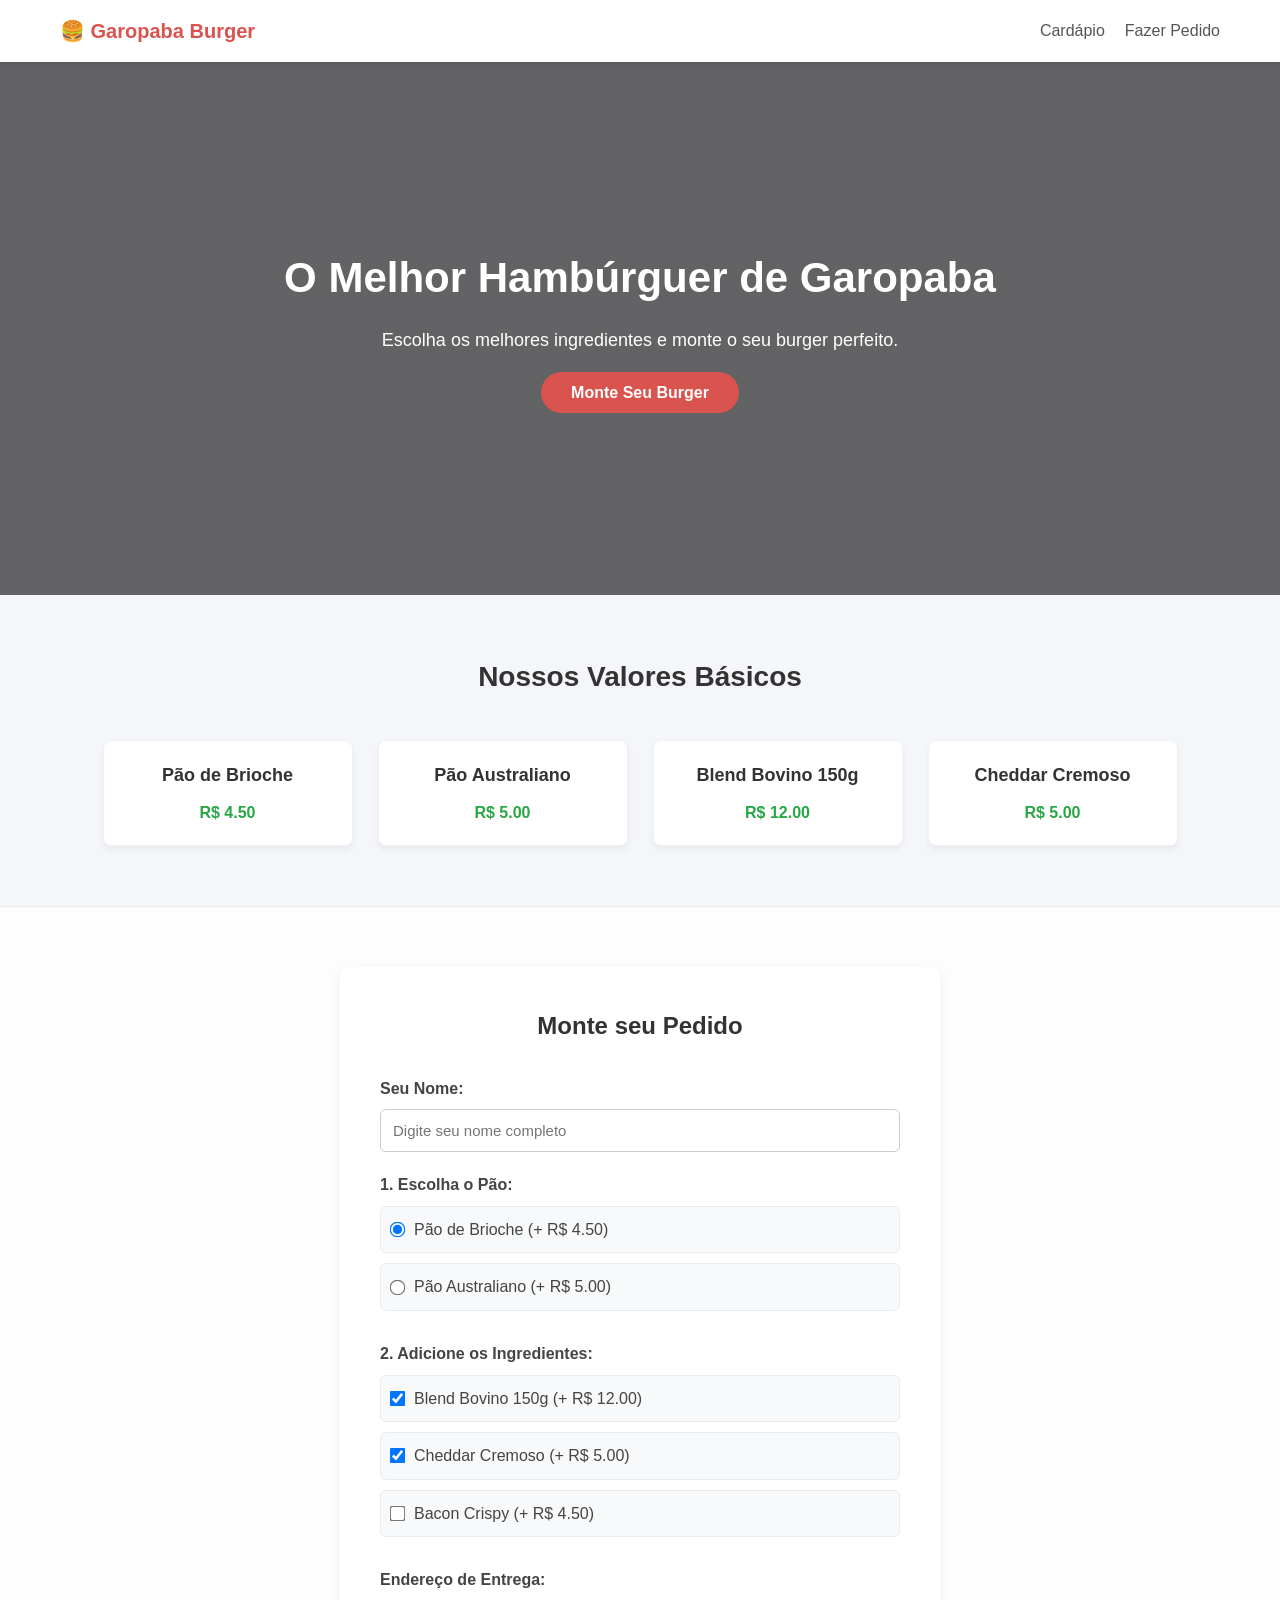
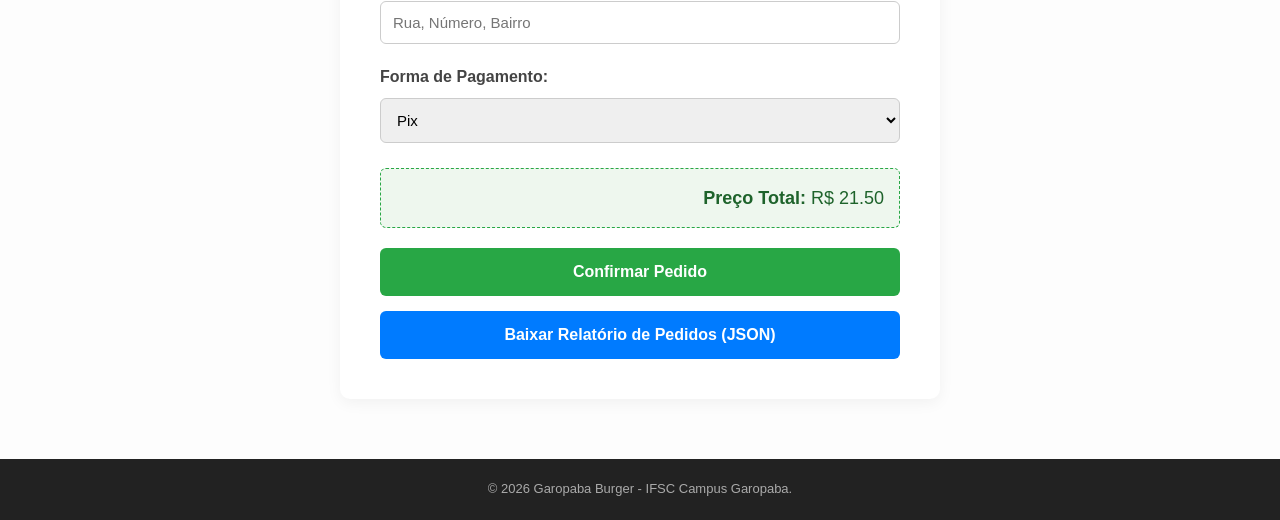
<file: index.html>
<!DOCTYPE html>
<html lang="pt-br">
<head>
    <meta charset="UTF-8">
    <meta name="viewport" content="width=device-width, initial-scale=1.0">
    <title>Garopaba Burger - Cardápio e Pedidos</title>
    <link rel="stylesheet" href="style.css">
</head>
<body>

    <header class="navbar">
        <div class="navbar-container">
            <span class="logo">🍔 Garopaba Burger</span>
            <ul class="nav-links">
                <li><a href="#cardapio">Cardápio</a></li>
                <li><a href="#fazer-pedido">Fazer Pedido</a></li>
            </ul>
        </div>
    </header>

    <section class="hero-section">
        <div class="hero-content">
            <h1>O Melhor Hambúrguer de Garopaba</h1>
            <p>Escolha os melhores ingredientes e monte o seu burger perfeito.</p>
            <a href="#fazer-pedido" class="btn-hero">Monte Seu Burger</a>
        </div>
    </section>

    <section id="cardapio" class="cardapio-section">
        <h2>Nossos Valores Básicos</h2>
        <div class="cards-container">
            <div class="card-item">
                <div class="card-corpo">
                    <h3>Pão de Brioche</h3>
                    <p class="card-preco">R$ 4.50</p>
                </div>
            </div>
            <div class="card-item">
                <div class="card-corpo">
                    <h3>Pão Australiano</h3>
                    <p class="card-preco">R$ 5.00</p>
                </div>
            </div>
            <div class="card-item">
                <div class="card-corpo">
                    <h3>Blend Bovino 150g</h3>
                    <p class="card-preco">R$ 12.00</p>
                </div>
            </div>
            <div class="card-item">
                <div class="card-corpo">
                    <h3>Cheddar Cremoso</h3>
                    <p class="card-preco">R$ 5.00</p>
                </div>
            </div>
        </div>
    </section>

    <section id="fazer-pedido" class="pedido-section">
        <div class="form-container">
            <h2>Monte seu Pedido</h2>
            
            <form id="form-pedido">
                <div class="form-grupo">
                    <label for="nome-cliente">Seu Nome:</label>
                    <input type="text" id="nome-cliente" required placeholder="Digite seu nome completo">
                </div>

                <fieldset class="form-grupo">
                    <legend>1. Escolha o Pão:</legend>
                    <div class="opcao-selecao">
                        <input type="radio" id="pao_brioche" name="pao_selecionado" value="Pão de Brioche" data-preco="4.50" checked>
                        <label for="pao_brioche">Pão de Brioche (+ R$ 4.50)</label>
                    </div>
                    <div class="opcao-selecao">
                        <input type="radio" id="pao_australiano" name="pao_selecionado" value="Pão Australiano" data-preco="5.00">
                        <label for="pao_australiano">Pão Australiano (+ R$ 5.00)</label>
                    </div>
                </fieldset>

                <fieldset class="form-grupo">
                    <legend>2. Adicione os Ingredientes:</legend>
                    <div class="opcao-selecao">
                        <input type="checkbox" id="carne" name="ingrediente" value="Blend Bovino" data-preco="12.00" checked>
                        <label for="carne">Blend Bovino 150g (+ R$ 12.00)</label>
                    </div>
                    <div class="opcao-selecao">
                        <input type="checkbox" id="cheddar" name="ingrediente" value="Cheddar" data-preco="5.00" checked>
                        <label for="cheddar">Cheddar Cremoso (+ R$ 5.00)</label>
                    </div>
                    <div class="opcao-selecao">
                        <input type="checkbox" id="bacon" name="ingrediente" value="Bacon" data-preco="4.50">
                        <label for="bacon">Bacon Crispy (+ R$ 4.50)</label>
                    </div>
                </fieldset>

                <div class="form-grupo">
                    <label for="endereco">Endereço de Entrega:</label>
                    <input type="text" id="endereco" required placeholder="Rua, Número, Bairro">
                </div>

                <div class="form-grupo">
                    <label for="pagamento">Forma de Pagamento:</label>
                    <select id="pagamento" required>
                        <option value="Pix">Pix</option>
                        <option value="Cartão">Cartão de Crédito/Débito</option>
                        <option value="Dinheiro">Dinheiro</option>
                    </select>
                </div>

                <div class="total-container">
                    <strong>Preço Total:</strong> <span id="preco-total">R$ 0.00</span>
                </div>

                <button type="submit" class="btn-enviar">Confirmar Pedido</button>
            </form>
            
            <div id="recibo-sucesso" class="recibo-container" style="display: none;"></div>
            
            <button id="btn-baixar-json" class="btn-enviar" style="background-color: #007bff; margin-top: 15px;">
                Baixar Relatório de Pedidos (JSON)
            </button>
        </div>
    </section>

    <footer class="rodape">
        <p>&copy; 2026 Garopaba Burger - IFSC Campus Garopaba.</p>
    </footer>

    <script src="script.js"></script>
</body>
</html>
</file>
<file: style.css>
/* Definições Globais */
* {
    margin: 0;
    padding: 0;
    box-sizing: border-box;
    font-family: 'Segoe UI', Arial, sans-serif;
}

body {
    background-color: #f4f6f9;
    color: #333;
    line-height: 1.6;
}

/* Navbar Fixa Superior */
.navbar {
    background-color: #ffffff;
    box-shadow: 0 2px 4px rgba(0,0,0,0.1);
    position: fixed;
    width: 100%;
    top: 0;
    left: 0;
    z-index: 1000;
}

.navbar-container {
    display: flex;
    justify-content: space-between;
    align-items: center;
    max-width: 1200px;
    margin: 0 auto;
    padding: 15px 20px;
}

.logo {
    font-size: 20px;
    font-weight: bold;
    color: #d9534f;
}

.nav-links {
    display: flex;
    list-style: none;
    gap: 20px;
}

.nav-links a {
    text-decoration: none;
    color: #555;
    font-weight: 500;
    transition: color 0.2s;
}

.nav-links a:hover {
    color: #d9534f;
}

/* Hero Section */
.hero-section {
    background: linear-gradient(rgba(0,0,0,0.6), rgba(0,0,0,0.6)), url('https://images.unsplash.com/photo-1568901346375-23c9450c58cd?w=1200&auto=format&fit=crop&q=80') center/cover no-repeat;
    height: 60vh;
    display: flex;
    justify-content: center;
    align-items: center;
    text-align: center;
    color: white;
    margin-top: 55px;
    padding: 0 20px;
}

.hero-content h1 {
    font-size: 42px;
    margin-bottom: 15px;
}

.hero-content p {
    font-size: 18px;
    margin-bottom: 25px;
}

.btn-hero {
    background-color: #d9534f;
    color: white;
    padding: 12px 30px;
    text-decoration: none;
    border-radius: 25px;
    font-weight: bold;
    transition: background 0.2s;
}

.btn-hero:hover {
    background-color: #c9302c;
}

/* Seção do Cardápio - Modelo de Cards com Flexbox */
.cardapio-section {
    max-width: 1200px;
    margin: 60px auto;
    padding: 0 20px;
    text-align: center;
}

.cardapio-section h2 {
    margin-bottom: 40px;
    font-size: 28px;
}

.cards-container {
    display: flex;
    flex-wrap: wrap;
    justify-content: center;
    gap: 25px;
}

.card-item {
    background: white;
    border-radius: 8px;
    box-shadow: 0 4px 6px rgba(0,0,0,0.05);
    width: 250px;
    overflow: hidden;
    border: 1px solid #eef2f5;
    transition: transform 0.2s;
}

.card-item:hover {
    transform: translateY(-5px);
}

.card-corpo {
    padding: 20px;
}

.card-corpo h3 {
    font-size: 18px;
    margin-bottom: 10px;
}

.card-preco {
    color: #28a745;
    font-weight: bold;
    font-size: 16px;
}

/* Seção de Formulário */
.pedido-section {
    background-color: #fdfdfd;
    padding: 60px 20px;
    border-top: 1px solid #eaeaea;
}

.form-container {
    max-width: 600px;
    margin: 0 auto;
    background: white;
    padding: 40px;
    border-radius: 10px;
    box-shadow: 0 4px 15px rgba(0,0,0,0.05);
}

.form-container h2 {
    text-align: center;
    margin-bottom: 30px;
}

.form-grupo {
    margin-bottom: 20px;
    border: none;
}

.form-grupo label, legend {
    display: block;
    font-weight: bold;
    margin-bottom: 8px;
    color: #444;
}

.form-grupo input[type="text"], .form-grupo select {
    width: 100%;
    padding: 12px;
    border: 1px solid #ccc;
    border-radius: 6px;
    font-size: 15px;
}

.opcao-selecao {
    display: flex;
    align-items: center;
    gap: 10px;
    background: #f8f9fa;
    padding: 10px;
    border-radius: 6px;
    margin-bottom: 10px;
    border: 1px solid #e9ecef;
}

.opcao-selecao input {
    transform: scale(1.2);
    cursor: pointer;
}

.opcao-selecao label {
    margin-bottom: 0;
    font-weight: 500;
    cursor: pointer;
    width: 100%;
}

/* Totalizador */
.total-container {
    background-color: #eef7ee;
    border: 1px dashed #28a745;
    padding: 15px;
    text-align: right;
    font-size: 18px;
    border-radius: 6px;
    margin-top: 25px;
    color: #1e632b;
}

.btn-enviar {
    display: block;
    width: 100%;
    background-color: #28a745;
    color: white;
    border: none;
    padding: 15px;
    font-size: 16px;
    font-weight: bold;
    border-radius: 6px;
    cursor: pointer;
    margin-top: 20px;
    transition: background 0.2s;
}

.btn-enviar:hover {
    background-color: #218838;
}

/* Alertas e Recibo */
.alerta-erro {
    background-color: #f8d7da;
    color: #721c24;
    padding: 12px;
    border-radius: 6px;
    margin-bottom: 20px;
    text-align: center;
    font-weight: bold;
}

.recibo-container {
    margin-top: 30px;
    padding: 20px;
    background-color: #e2f0d9;
    border: 1px solid #b5d99c;
    border-radius: 6px;
    color: #385723;
}

/* Rodapé */
.rodape {
    background-color: #222;
    color: #aaa;
    text-align: center;
    padding: 20px;
    font-size: 13px;
}
</file>
